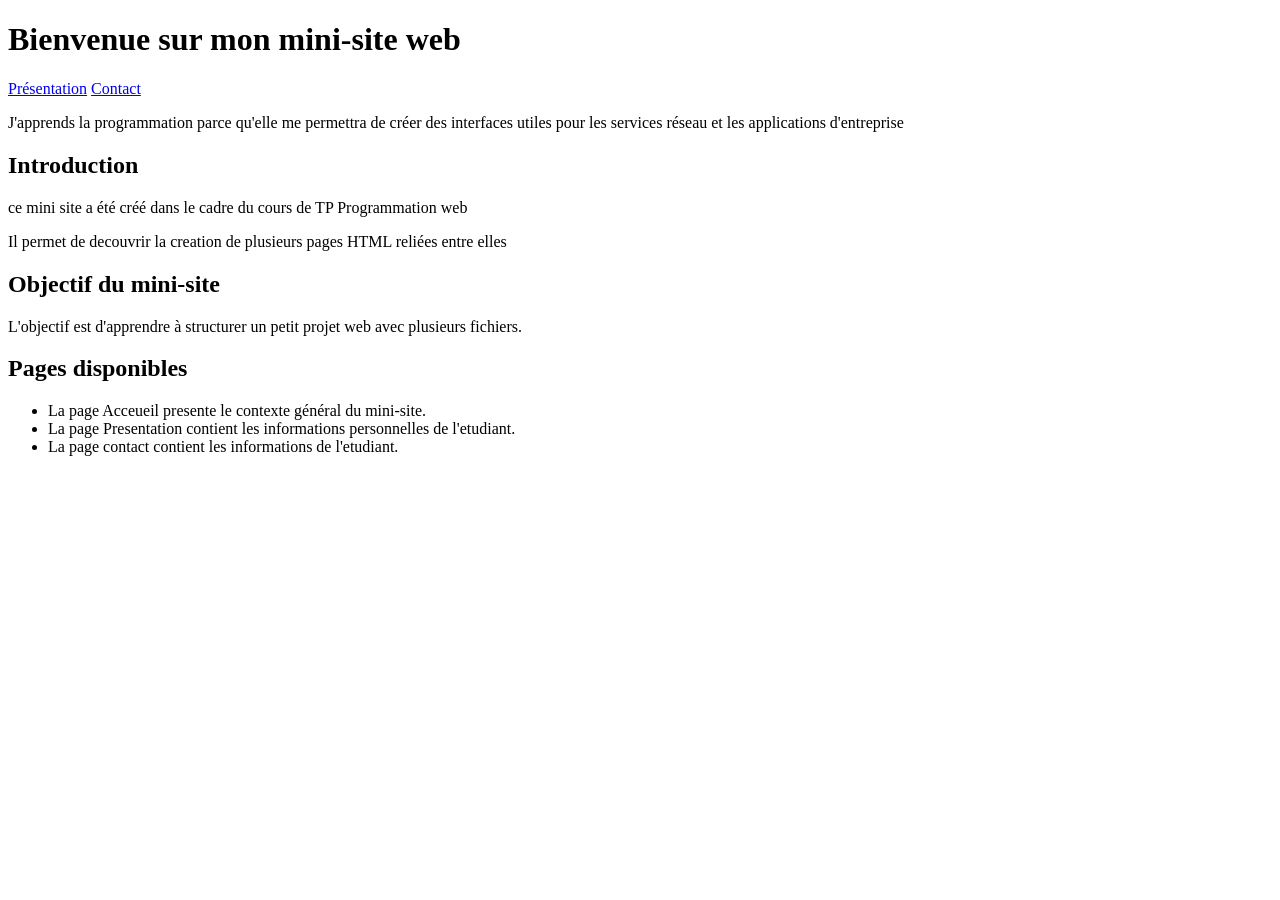
<file: index.html>
<!DOCTYPE html>
<html lang="fr">
    <head>
        <meta charset="UTF-8">
        <title>Accueil - Mon mini-site</title>
    </head>
    <body>
        <h1>Bienvenue sur mon mini-site web</h1>
        <nav>
            <a href="index.html">Présentation</a>
            <a href="presentation.html">Contact</a>
        </nav>
        <p>J'apprends la programmation parce qu'elle me permettra de créer des interfaces utiles pour les services réseau et les applications d'entreprise</p>   
        <h2>Introduction</h2>
        <p>ce mini site a été créé dans le cadre du cours de TP Programmation web</p>
        <p>Il permet de decouvrir la creation de plusieurs pages HTML reliées entre elles</p>
        <h2>Objectif du mini-site</h2>
        <p>L'objectif est d'apprendre à structurer un petit projet web avec plusieurs fichiers.</p>
        <h2>Pages disponibles</h2>
        <ul>
            <li>La page Acceueil presente le contexte général du mini-site.</li>
            <li>La page Presentation contient les informations personnelles de l'etudiant.</li>
            <li>La page contact contient les informations de l'etudiant.</li>
        </ul>
    </body>
        </nav>
</html>
</file>
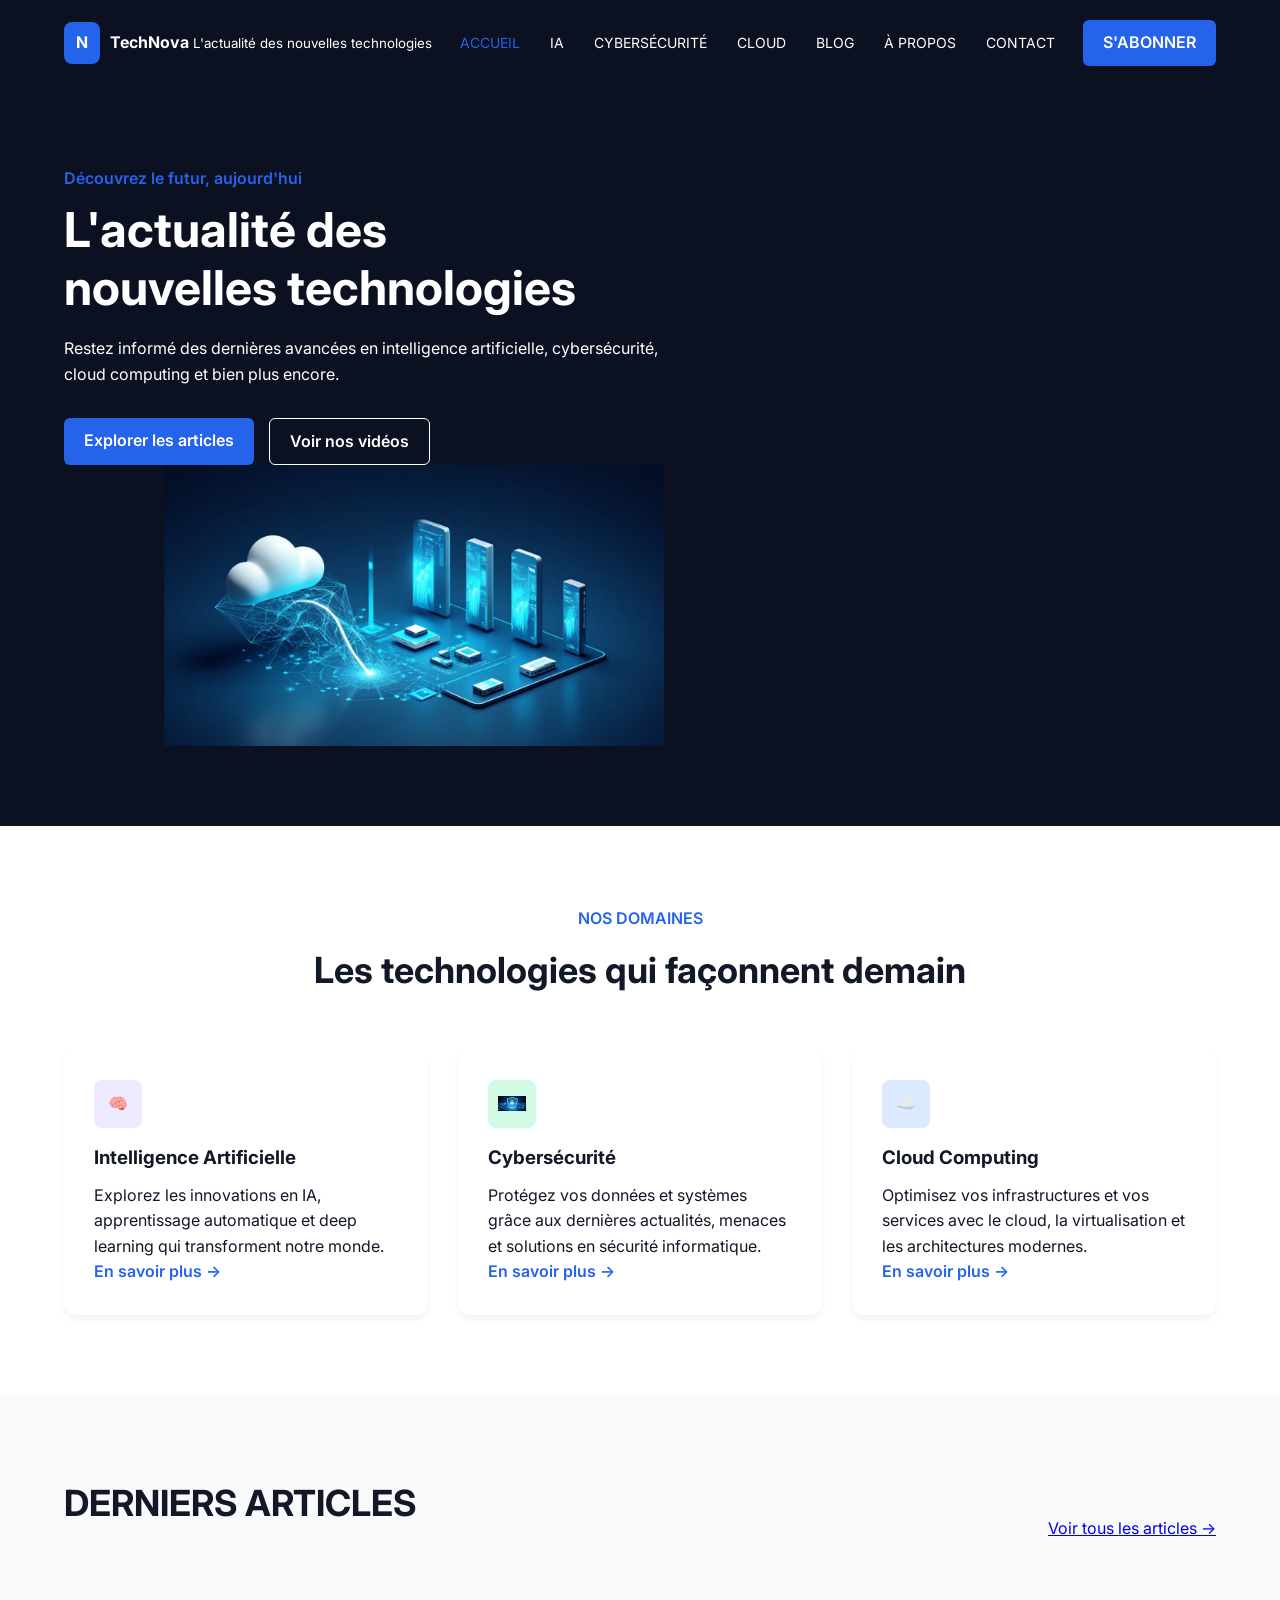
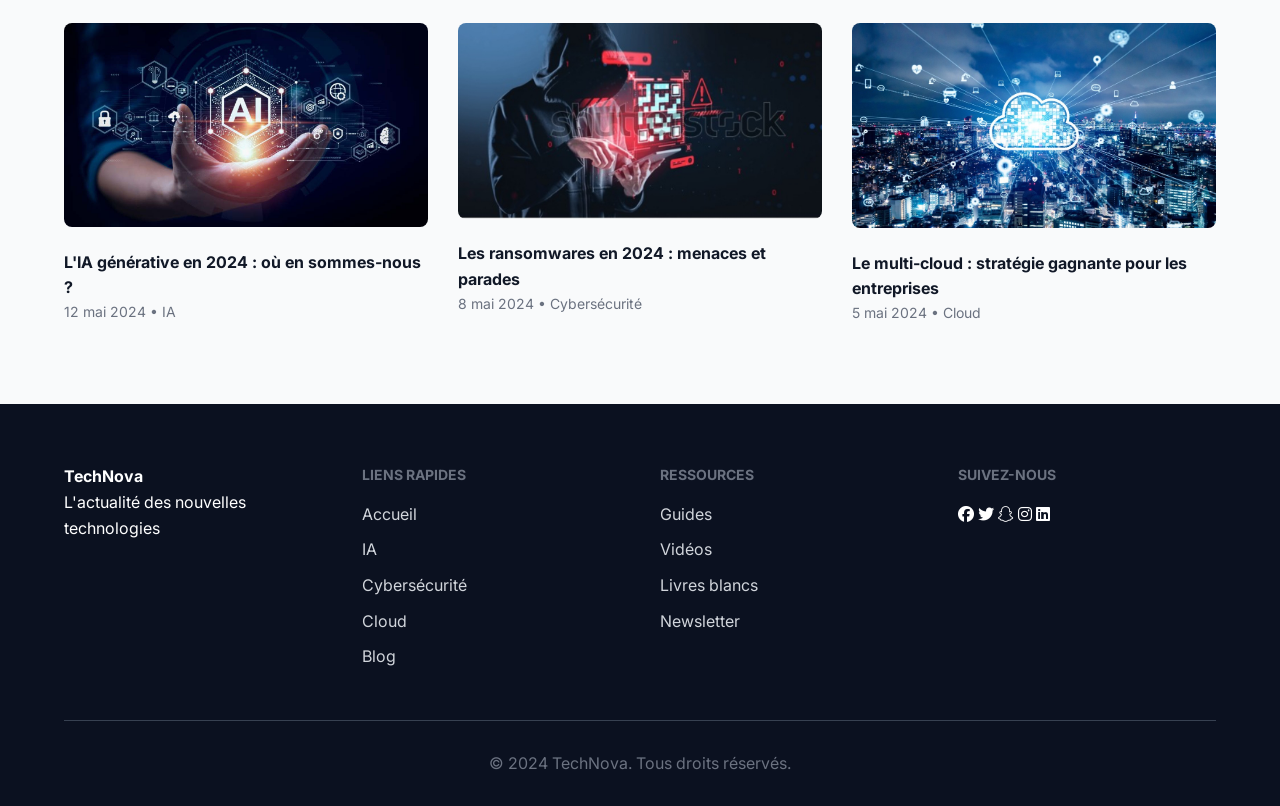
<file: NDZOMO_JOEL_DEVOIR_INTEGRATION/index.html>
<!DOCTYPE html>
<html lang="fr">
<head>
  <meta charset="UTF-8">
  <meta name="viewport" content="width=device-width, initial-scale=1.0">
  <title>TechNova - L'actualité des nouvelles technologies</title>
  <link rel="stylesheet" href="style.css">
  <link href="https://fonts.googleapis.com/css2?family=Inter:wght@400;600;700&display=swap" rel="stylesheet">
  <link rel="stylesheet" href="https://cdnjs.cloudflare.com/ajax/libs/font-awesome/6.5.1/css/all.min.css">
</head>
<body>

  <!-- HEADER + HERO -->
  <header class="hero">
    <nav class="navbar">
      <div class="logo">
        <span class="logo-icon">N</span>
        <div>
          <strong>TechNova</strong>
          <small>L'actualité des nouvelles technologies</small>
        </div>
      </div>
      <ul class="nav-links">
        <li><a href="#" class="active">ACCUEIL</a></li>
        <li><a href="#">IA</a></li>
        <li><a href="#">CYBERSÉCURITÉ</a></li>
        <li><a href="#">CLOUD</a></li>
        <li><a href="#">BLOG</a></li>
        <li><a href="#">À PROPOS</a></li>
        <li><a href="#">CONTACT</a></li>
      </ul>
      <a href="#" class="btn btn-primary">S'ABONNER</a>
      <button class="burger">☰</button>
    </nav>

    <div class="hero-content">
      <div class="hero-content">
        <main>
      <p class="subtitle">Découvrez le futur, aujourd'hui</p>
      <h1>L'actualité des<br>nouvelles technologies</h1>
      <p>Restez informé des dernières avancées en intelligence artificielle, cybersécurité, cloud computing et bien plus encore.</p>
      <div class="hero-btns">
        <a href="#" class="btn btn-primary">Explorer les articles</a>
        <a href="#" class="btn btn-outline">Voir nos vidéos</a>
      </div>
        </main>
        <aside>
      <div class="hero-image">
        <img src="Dossier images/gt.jpg">
      </div>
        </aside>
      </div>
    </div>
  </header>

  <!-- NOS DOMAINES -->
  <section class="domains">
    <p class="section-label">NOS DOMAINES</p>
    <h2>Les technologies qui façonnent demain</h2>
    <div class="cards">
      <div class="card">
        <div class="icon bg-purple">🧠</div>
        <h3>Intelligence Artificielle</h3>
        <p>Explorez les innovations en IA, apprentissage automatique et deep learning qui transforment notre monde.</p>
        <a href="#">En savoir plus →</a>
      </div>
      <div class="card">
        <div class="icon bg-green">
          <img src="Dossier images/photo.jpg" alt="IA">
        </div>
        <h3>Cybersécurité</h3>
        <p>Protégez vos données et systèmes grâce aux dernières actualités, menaces et solutions en sécurité informatique.</p>
        <a href="#">En savoir plus →</a>
      </div>
      <div class="card">
        <div class="icon bg-blue">☁️</div>
        <h3>Cloud Computing</h3>
        <p>Optimisez vos infrastructures et vos services avec le cloud, la virtualisation et les architectures modernes.</p>
        <a href="#">En savoir plus →</a>
      </div>
    </div>
  </section>

  <!-- DERNIERS ARTICLES -->
  <section class="articles">
    <div class="section-header">
      <h2>DERNIERS ARTICLES</h2>
      <a href="#">Voir tous les articles →</a>
    </div>
    <div class="article-grid">
      <div class="article">
        <img src="Dossier images/ia.jpg" alt="">
        <h4>L'IA générative en 2024 : où en sommes-nous ?</h4>
        <p class="meta">12 mai 2024 • IA</p>
      </div>
      <div class="article">
        <img src="Dossier images/malwar.jpg" alt="">
        <h4>Les ransomwares en 2024 : menaces et parades</h4>
        <p class="meta">8 mai 2024 • Cybersécurité</p>
      </div>
      <div class="article">
        <img src="Dossier images/cloud.jpg" alt="">
        <h4>Le multi-cloud : stratégie gagnante pour les entreprises</h4>
        <p class="meta">5 mai 2024 • Cloud</p>
      </div>
    </div>
  </section>

  <!-- FOOTER -->
  <footer>
    <div class="footer-grid">
      <div>
        <div class="logo"><strong>TechNova</strong></div>
        <p>L'actualité des nouvelles technologies</p>
      </div>
      <div>
        <h5>LIENS RAPIDES</h5>
        <ul>
          <li><a href="#">Accueil</a></li>
          <li><a href="#">IA</a></li>
          <li><a href="#">Cybersécurité</a></li>
          <li><a href="#">Cloud</a></li>
          <li><a href="#">Blog</a></li>
        </ul>
      </div>
      <div>
        <h5>RESSOURCES</h5>
        <ul>
          <li><a href="#">Guides</a></li>
          <li><a href="#">Vidéos</a></li>
          <li><a href="#">Livres blancs</a></li>
          <li><a href="#">Newsletter</a></li>
        </ul>
      </div>
      <div>
        <h5>SUIVEZ-NOUS</h5>
        <div class="socials">
          <i class="fab fa-facebook"></i>
<i class="fab fa-twitter"></i>
<i class="fab fa-snapchat"></i>
<i class="fab fa-instagram"></i>
<i class="fab fa-linkedin"></i>
        </div>
      </div>
    </div>
    <p class="copyright">© 2024 TechNova. Tous droits réservés.</p>
  </footer>
<script>
const burger = document.querySelector('.burger');
const navLinks = document.querySelector('.nav-links');

burger.addEventListener('click', () => {
  navLinks.classList.toggle('show');
});
</script>

<style>
@media (max-width: 768px) {
  .nav-links {
    display: none;
    flex-direction: column;
    position: absolute;
    top: 70px;
    left: 0;
    width: 100%;
    background: #0B1120;
    padding: 20px;
    gap: 15px;
  }
  .nav-links.show {
    display: flex;
  }
}
</style>
</body>
</html>
</file>
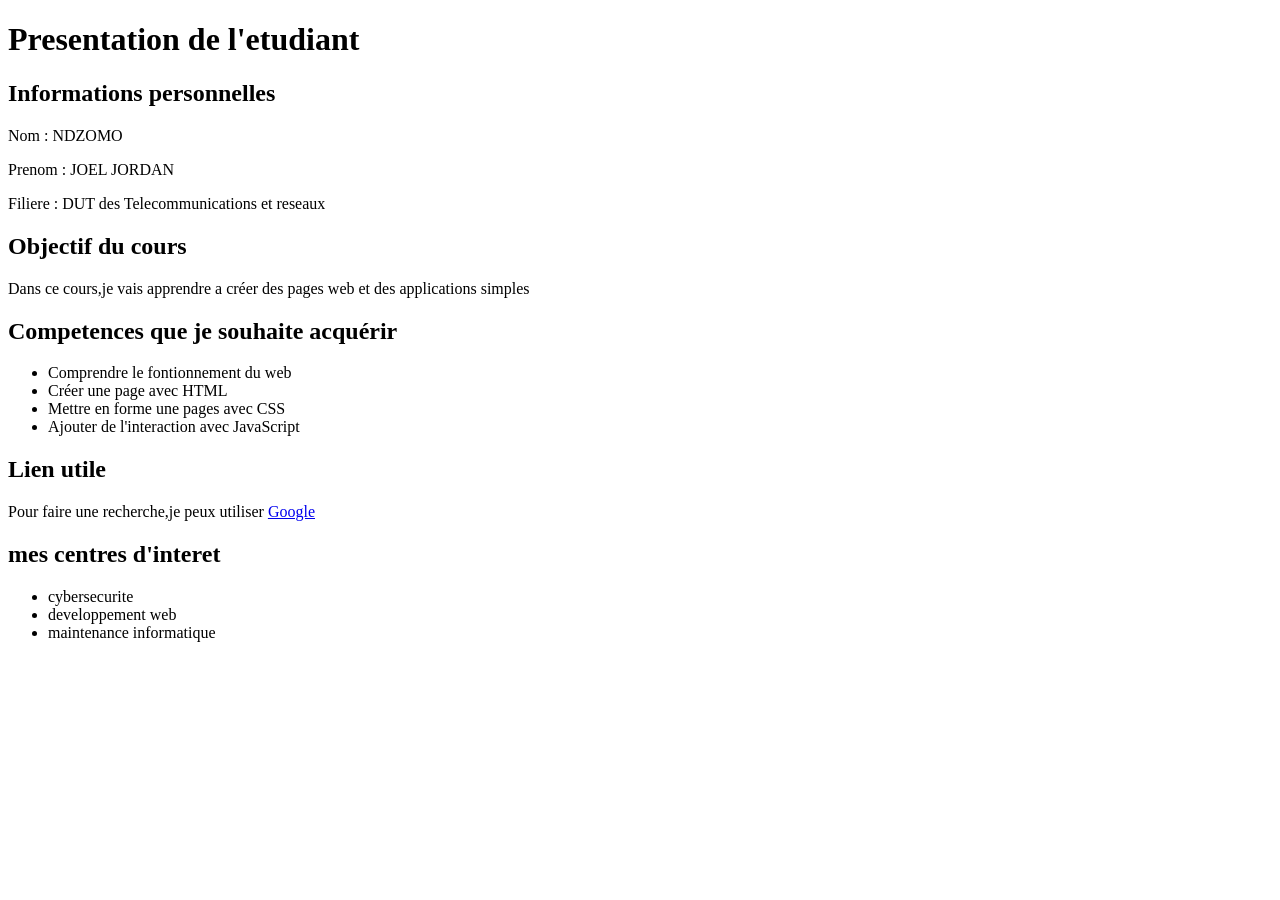
<file: TP1_Decouverte_Web/index.html>
<!DOCTYPE html>
<html lang="fr">
    <head>
    <meta charset="UTF-8">
    <title>Ma premiere page Web</title>
</head>
<boby>
    <h1>Presentation de l'etudiant</h1>
    <h2>Informations personnelles</h2>
    <p>Nom : NDZOMO</p>
    <P>Prenom : JOEL JORDAN</P>
    <P>Filiere : DUT des Telecommunications et reseaux</P>
    <h2>Objectif du cours</h2>
    <P>Dans ce cours,je vais apprendre a créer des pages web et des applications simples</P>
    <h2>Competences que je souhaite acquérir</h2>
    <ul>
        <li>Comprendre le fontionnement du web</li>
        <li>Créer une page avec HTML</li>
        <li>Mettre en forme une pages avec CSS</li>
        <li>Ajouter de l'interaction avec JavaScript</li>
    
    </ul>
    <h2>Lien utile</h2>
    <p>
        Pour faire une recherche,je peux utiliser
        <a href="https://www.google.com">Google</a>
    </p>
   <H2>mes centres d'interet</H2> 
   <ul>
    <li>cybersecurite</li>
    <li>developpement web</li>
    <li>maintenance informatique</li>
   </ul>
</boby>
</html>
</file>
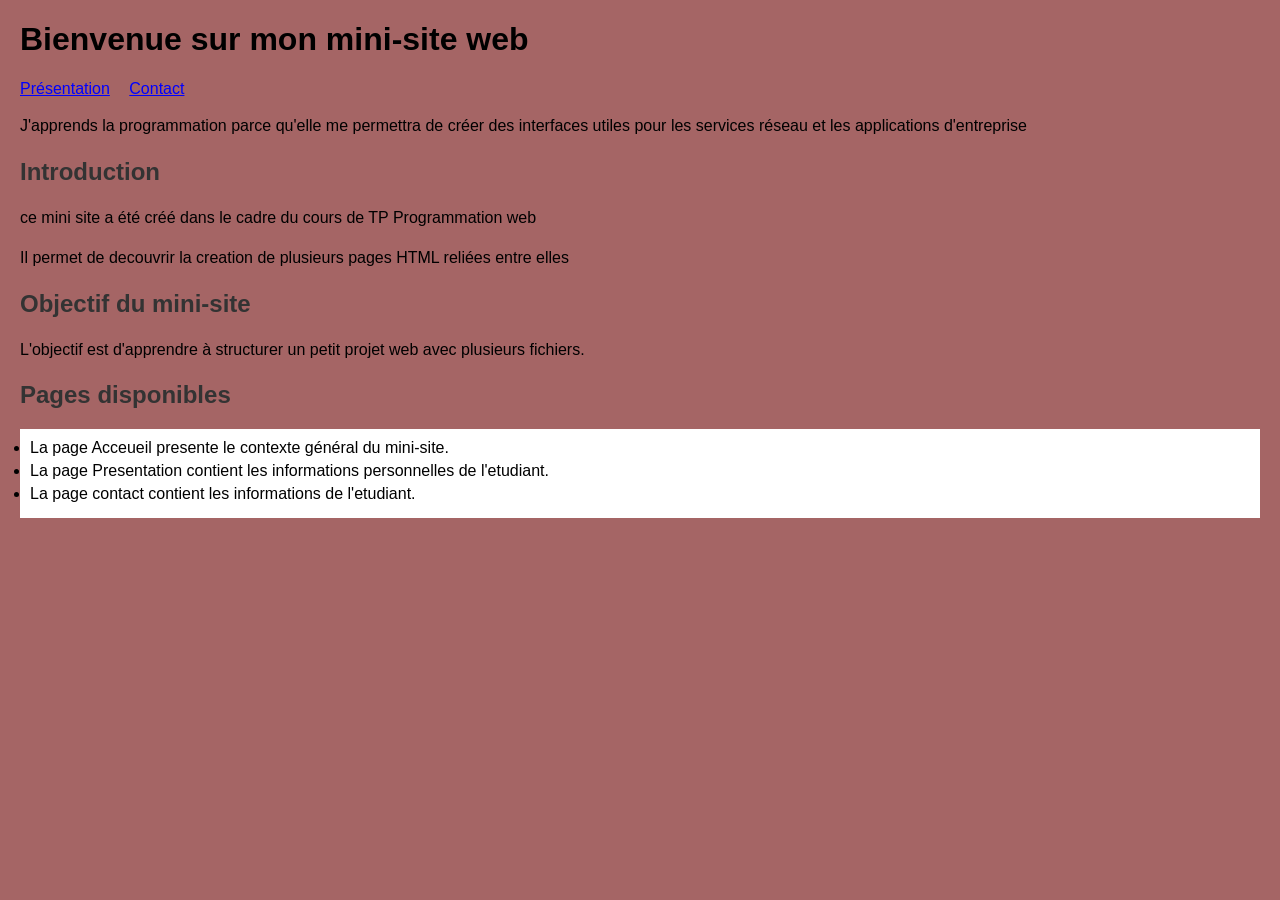
<file: TP4_CSS/index.html>
<!DOCTYPE html>
<html lang="fr">
    <head>
        <meta charset="UTF-8">
        <title>Accueil - Mon mini-site</title>
        <link rel="stylesheet" href="style.css">
    </head>
    <body>
        <h1>Bienvenue sur mon mini-site web</h1>
        <nav>
            <a href="index.html">Présentation</a>
            <a href="presentation.html">Contact</a>
        </nav>
        <p>J'apprends la programmation parce qu'elle me permettra de créer des interfaces utiles pour les services réseau et les applications d'entreprise</p>   
        <h2>Introduction</h2>
        <p>ce mini site a été créé dans le cadre du cours de TP Programmation web</p>
        <p>Il permet de decouvrir la creation de plusieurs pages HTML reliées entre elles</p>
        <h2>Objectif du mini-site</h2>
        <p>L'objectif est d'apprendre à structurer un petit projet web avec plusieurs fichiers.</p>
        <h2>Pages disponibles</h2>
        <ul>
            <li>La page Acceueil presente le contexte général du mini-site.</li>
            <li>La page Presentation contient les informations personnelles de l'etudiant.</li>
            <li>La page contact contient les informations de l'etudiant.</li>
        </ul>
    </body>
        </nav>
</html>
</file>
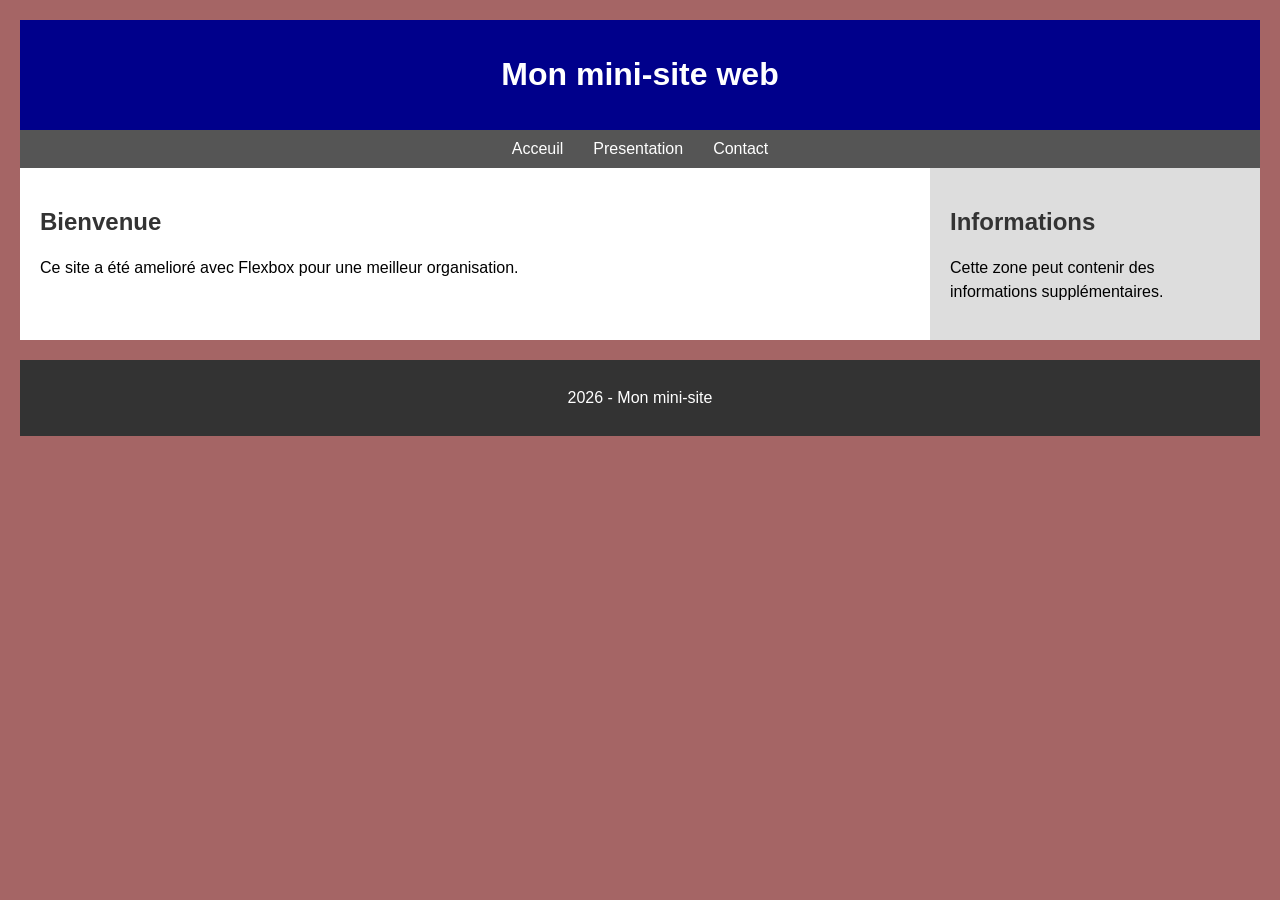
<file: TP5_Flexbox/index.html>
<!DOCTYPE html>
<html lang="fr">
    <head>
        <meta charset="UTF-8">
        <title>Accueil - Mon mini-site</title>
        <link rel="stylesheet" href="style.css">
    </head>
    <body>
        <header>
         <h1>Mon mini-site web</h1>
        </header>
        <nav>
            <a href="index.html">Acceuil</a>
            <a href="presentation.html">Presentation</a>
            <a href="contact.html">Contact</a>
        </nav>
        <div class="container">
            <main>
                <h2>Bienvenue</h2>
                <p>Ce site a été amelioré avec Flexbox pour une meilleur organisation.</p>
            </main>
            <aside>
                <h2>Informations</h2>
                <p>Cette zone peut contenir des informations supplémentaires.</p>
            </aside>
        </div>
        <footer>
            <p>  2026 - Mon mini-site</p>
        </footer>
    </body>
</html>
</file>
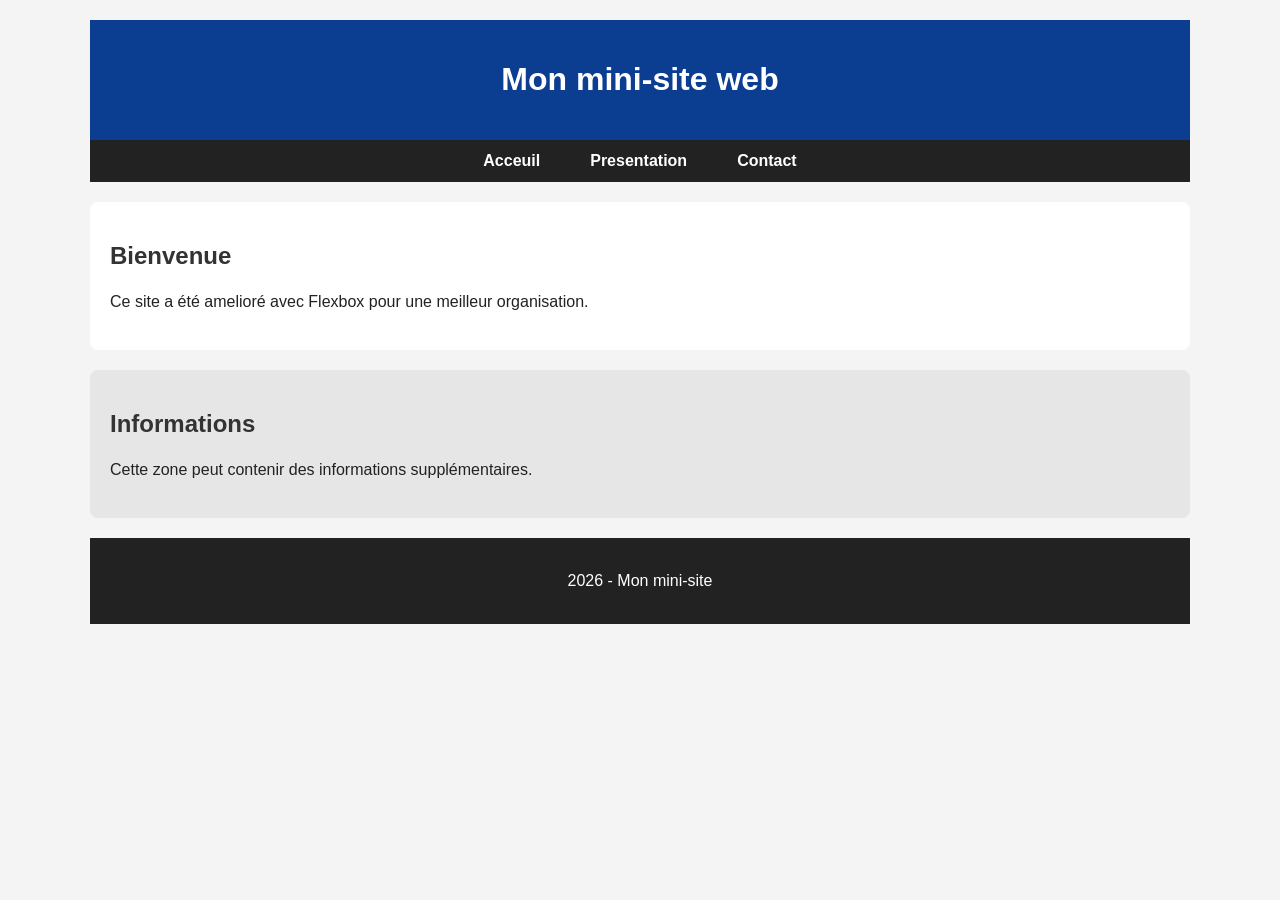
<file: TP6-RESPONSIVE-DESIGN/index.html>
<!DOCTYPE html>
<html lang="fr">
    <head>
        <meta charset="UTF-8">
        <meta name="viewport" content="Width=device-width,initial-scale=1.0">
        <title>Accueil - Mon mini-site</title>
        <link rel="stylesheet" href="style.css">
    </head>
    <body>
        <div class="page">
        <header>
         <h1>Mon mini-site web</h1>
        </header>
        <nav>
            <a href="index.html">Acceuil</a>
            <a href="presentation.html">Presentation</a>
            <a href="contact.html">Contact</a>
        </nav>
        <div class="container">
            <main>
                <h2>Bienvenue</h2>
                <p>Ce site a été amelioré avec Flexbox pour une meilleur organisation.</p>
            </main>
            <aside>
                <h2>Informations</h2>
                <p>Cette zone peut contenir des informations supplémentaires.</p>
            </aside>
        </div>
        <footer>
            <p>  2026 - Mon mini-site</p>
        </footer>
        </div>
    </body>
</html>
</file>
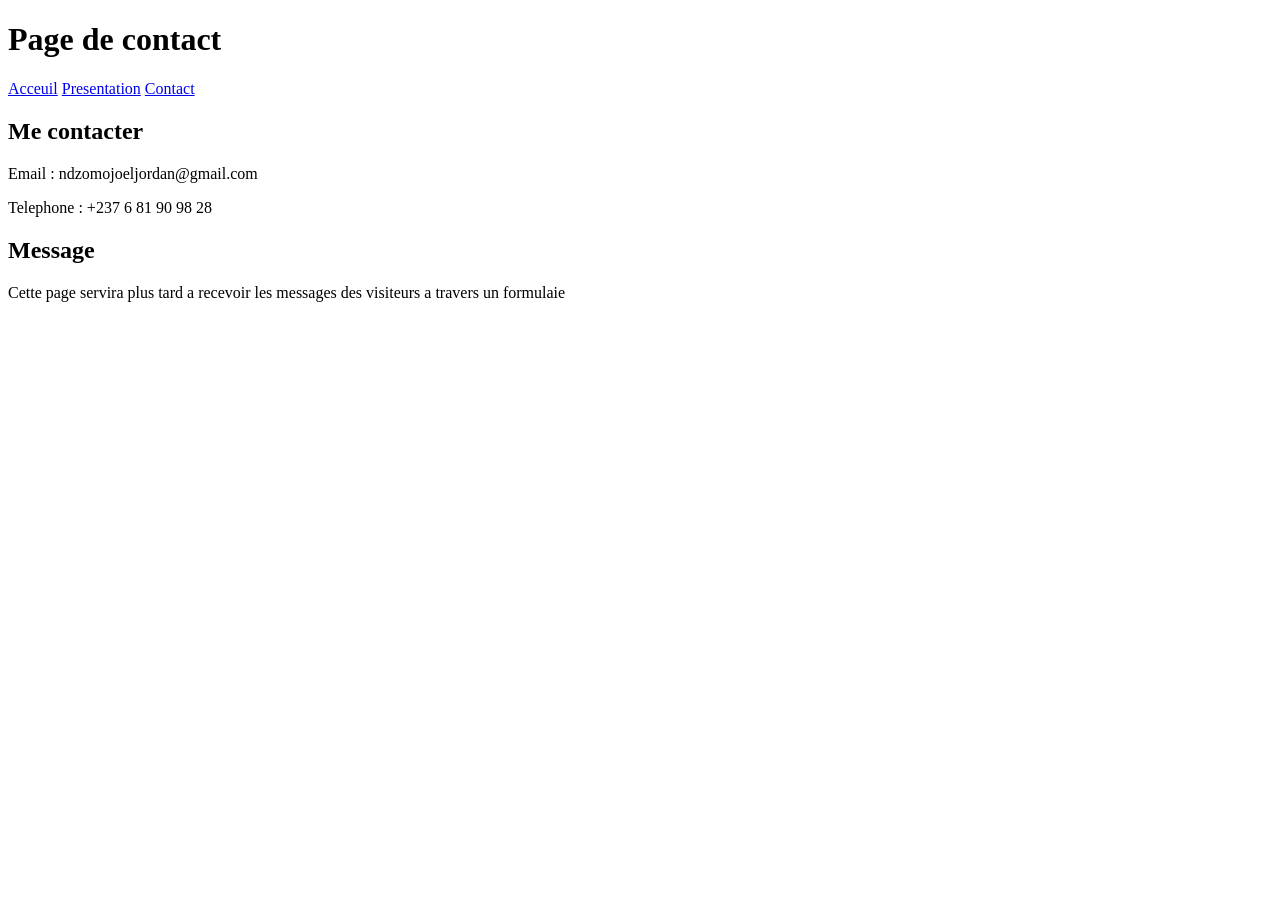
<file: contact.html>
<!DOCTYPE html>
<html lang="fr">
    <head>
        <meta charset="UTF-8">
        <title>Contact - Mon mini-site</title>
    </head>
    <body>
        <h1>Page de contact</h1>
        <nav>
            <a href="index.html">Acceuil</a>
            <a href="presentation.html">Presentation</a>
            <a href="contact.html">Contact</a>
        </nav>
        <h2>Me contacter</h2>
        <p>Email : ndzomojoeljordan@gmail.com</p>
        <p>Telephone : +237 6 81 90  98 28</p>
        <h2>Message</h2>
        <p>Cette page servira plus tard a recevoir les messages des visiteurs a travers un formulaie</p>
    </body>
</html>
</file>
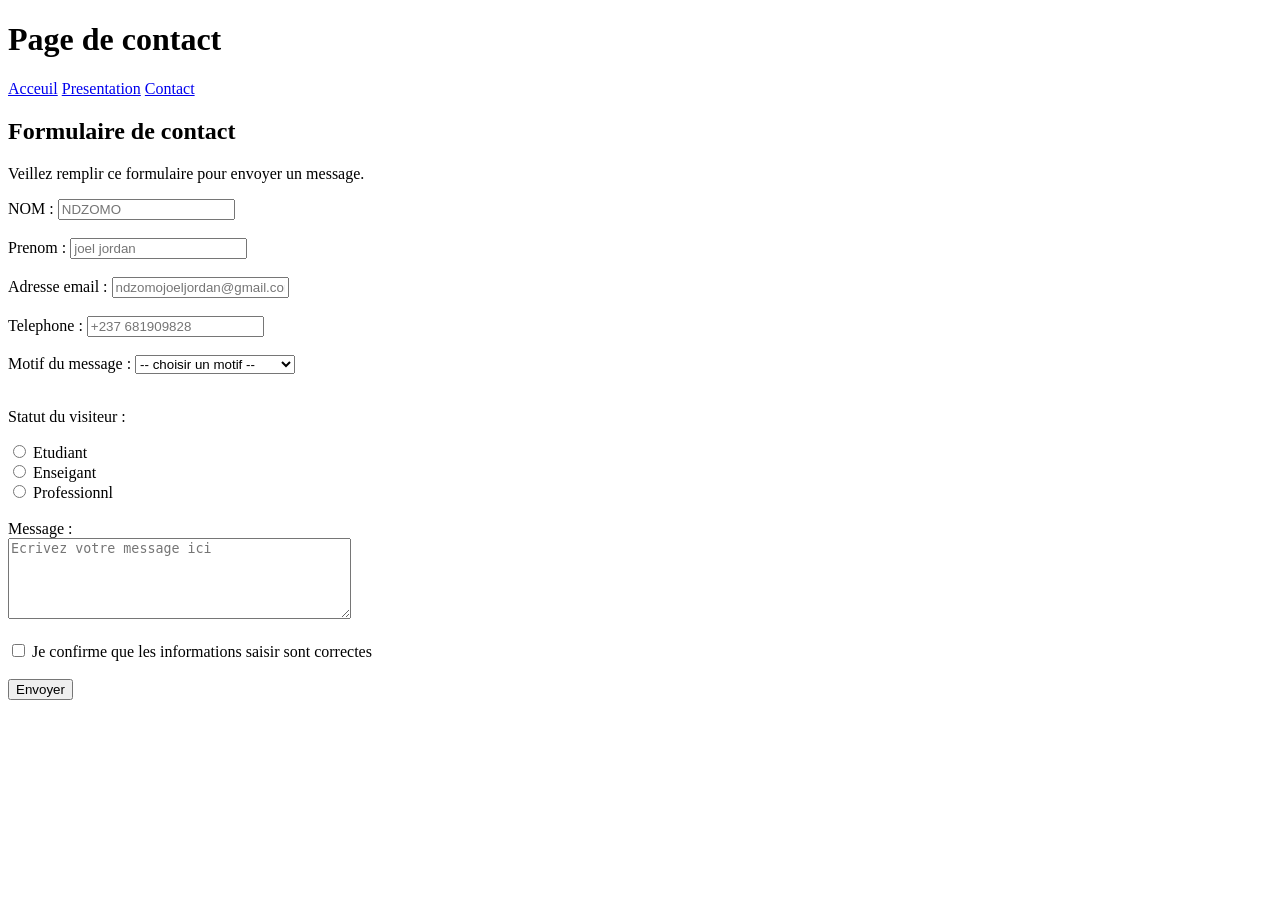
<file: TP3_Formulailre_HTML/contact.html>
<!DOCTYPE html>
<html lang="fr">
    <head>
        <meta charset="UTF-8">
        <title>Contact - Mon mini-site</title>
    </head>
    <body>
        <h1>Page de contact</h1>
        <nav>
            <a href="index.html">Acceuil</a>
            <a href="presentation.html">Presentation</a>
            <a href="contact.html">Contact</a>
        </nav>
        <h2> Formulaire de contact</h2>
        <p>Veillez remplir ce formulaire pour envoyer un message.</p>
        <form>
           <label for="nom">NOM :</label>
           <input type="text" id="nom" name="nom" placeholder="NDZOMO" required>
           <br>
           <br>
           <label for="prenom">Prenom :</label>
           <input type="text" id="prenom" name="prenom" placeholder="joel jordan" required>
           <br>
           <br>
           <label for="email">Adresse email :</label>
           <input type="email" id="email" name="email" placeholder="ndzomojoeljordan@gmail.com" required>
           <br>
           <br>
           <label for="telephone">Telephone :</label>
           <input type="tel" id="telephone" name="telephone" placeholder="+237 681909828">
           <br>
           <br>
           <label forr="motif">Motif du message :</label>
           <select id="motif" name="motif" required>
            <option value="">-- choisir un motif --</option>
            <option value="information">Demande d'information</option>
            <option value="stage">Demande de stage</option>
            <option value="projet">Proposition de projet</option>
            <option value="autre">Autre demande</option>
           </select>
           <br>
           <br>
           <p>Statut du visiteur :</p>
           <input type="radio" id="etudiant" name="statut" value="etudiant" required>
           <label for="etudiant">Etudiant</label>
           <br>
           <input type="radio" id="enseignant" name="statut" value="enseignant">
           <label for="enseignant">Enseigant</label>
           <br>
           <input type="radio" id="professionnel" name="statut" value="professionnel">
           <label for="professionnl">Professionnl</label>
           <br>
           <br>
           <label for="message">Message :</label>
           <br>
           <textarea id="message" name="message" rows="5" cols="40" placeholder="Ecrivez votre message ici" required></textarea>
           <br>
           <br>
           <input type="checkbox" id="confirmation" name="confirmation" required>
           <label for="confirmation">Je confirme que les informations saisir sont correctes</label>
           <br>
           <br>
           <button type="submit">Envoyer</button>
        </form>
</html>
</file>
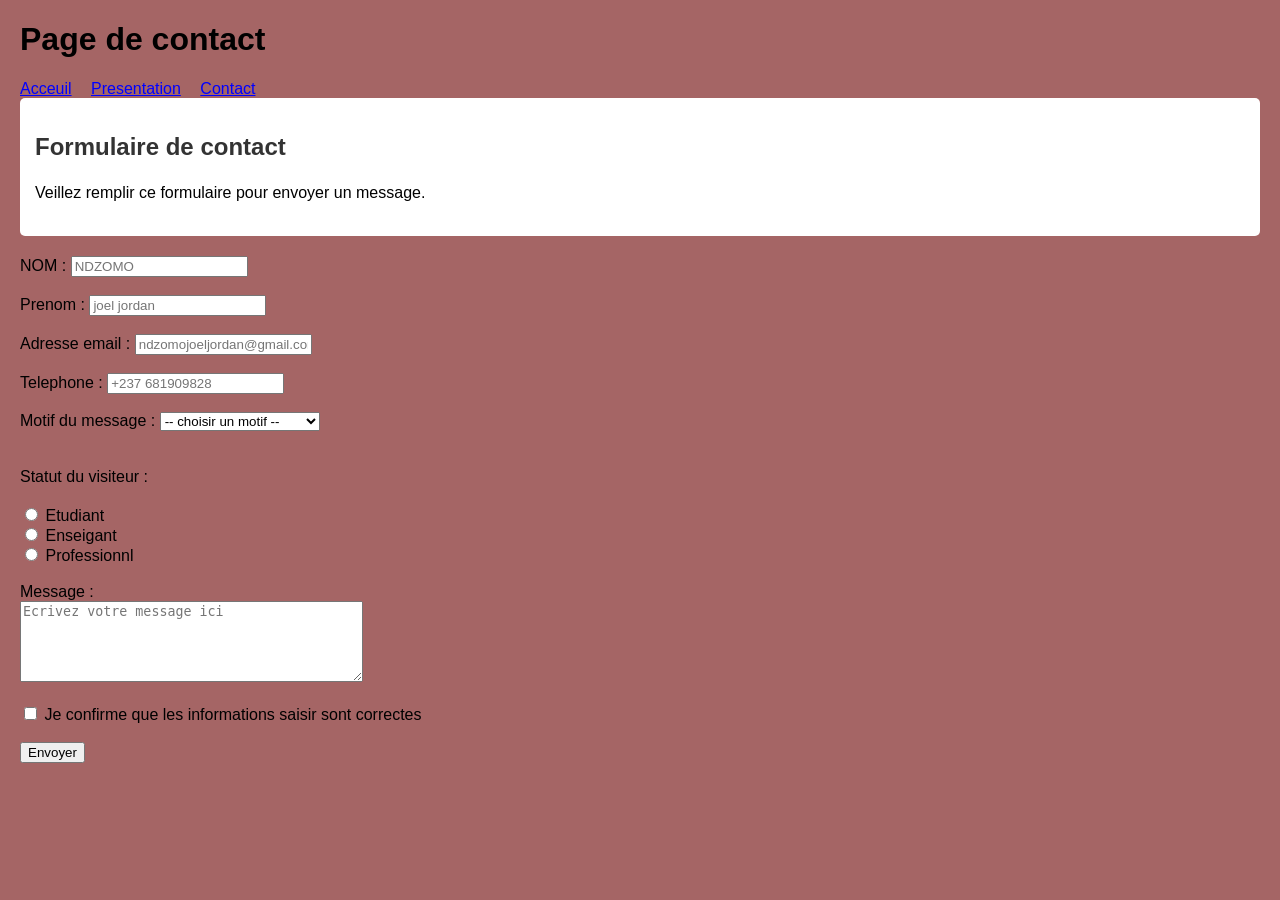
<file: TP4_CSS/contact.html>
<!DOCTYPE html>
<html lang="fr">
    <head>
        <meta charset="UTF-8">
        <title>Contact - Mon mini-site</title>
        <link rel="stylesheet" href="style.css">
    </head>
    <body>
        <h1>Page de contact</h1>
        <nav>
            <a href="index.html">Acceuil</a>
            <a href="presentation.html">Presentation</a>
            <a href="contact.html">Contact</a>
        </nav>
        <div class="section">
        <h2> Formulaire de contact</h2>
        <p>Veillez remplir ce formulaire pour envoyer un message.</p>
        </div>
        <form>
           <label for="nom">NOM :</label>
           <input type="text" id="nom" name="nom" placeholder="NDZOMO" required>
           <br>
           <br>
           <label for="prenom">Prenom :</label>
           <input type="text" id="prenom" name="prenom" placeholder="joel jordan" required>
           <br>
           <br>
           <label for="email">Adresse email :</label>
           <input type="email" id="email" name="email" placeholder="ndzomojoeljordan@gmail.com" required>
           <br>
           <br>
           <label for="telephone">Telephone :</label>
           <input type="tel" id="telephone" name="telephone" placeholder="+237 681909828">
           <br>
           <br>
           <label forr="motif">Motif du message :</label>
           <select id="motif" name="motif" required>
            <option value="">-- choisir un motif --</option>
            <option value="information">Demande d'information</option>
            <option value="stage">Demande de stage</option>
            <option value="projet">Proposition de projet</option>
            <option value="autre">Autre demande</option>
           </select>
           <br>
           <br>
           <p>Statut du visiteur :</p>
           <input type="radio" id="etudiant" name="statut" value="etudiant" required>
           <label for="etudiant">Etudiant</label>
           <br>
           <input type="radio" id="enseignant" name="statut" value="enseignant">
           <label for="enseignant">Enseigant</label>
           <br>
           <input type="radio" id="professionnel" name="statut" value="professionnel">
           <label for="professionnl">Professionnl</label>
           <br>
           <br>
           <label for="message">Message :</label>
           <br>
           <textarea id="message" name="message" rows="5" cols="40" placeholder="Ecrivez votre message ici" required></textarea>
           <br>
           <br>
           <input type="checkbox" id="confirmation" name="confirmation" required>
           <label for="confirmation">Je confirme que les informations saisir sont correctes</label>
           <br>
           <br>
           <button type="submit">Envoyer</button>
        </form>
</html>
</file>
<file: NDZOMO_JOEL_DEVOIR_INTEGRATION/style.css>
:root {
  --blue: #2563EB;
  --dark: #0B1120;
  --gray-bg: #F9FAFB;
  --text-dark: #111827;
  --text-gray: #6B7280;
}

* {
  margin: 0;
  padding: 0;
  box-sizing: border-box;
}

body {
  font-family: 'Inter', sans-serif;
  color: var(--text-dark);
  line-height: 1.6;
}

/* HERO */
.hero {
  background: var(--dark);
  color: white;
  padding: 20px 5% 80px;
  display: flex;
  align-items: center;
  justify-content: space-between;
  gap: 40px;
  flex-wrap: wrap;
}

.navbar {
  display: flex;
  justify-content: space-between;
  align-items: center;
  margin-bottom: 60px;
  width: 100%;
}

.logo {
  display: flex;
  align-items: center;
  gap: 10px;
}

.logo-icon {
  background: var(--blue);
  padding: 8px 12px;
  border-radius: 8px;
  font-weight: 700;
}

.nav-links {
  display: flex;
  gap: 30px;
  list-style: none;
}

.nav-links a {
  color: white;
  text-decoration: none;
  font-size: 14px;
  transition: 0.3s;
}

.nav-links a:hover,
.nav-links a.active {
  color: var(--blue);
}

.burger {
  display: none;
  background: none;
  border: none;
  color: white;
  font-size: 24px;
  cursor: pointer;
}

.btn {
  padding: 10px 20px;
  border-radius: 6px;
  text-decoration: none;
  font-weight: 600;
  display: inline-block;
  transition: 0.3s;
}

.btn-primary {
  background: var(--blue);
  color: white;
}

.btn-primary:hover {
  background: #1d4ed8;
}

.btn-outline {
  border: 1px solid white;
  color: white;
  background: transparent;
}

.btn-outline:hover {
  background: white;
  color: var(--dark);
}

.hero-content {
  max-width: 600px;
  flex: 1;
}

.subtitle {
  color: var(--blue);
  font-weight: 600;
  margin-bottom: 10px;
}

.hero-content h1 {
  font-size: 48px;
  line-height: 1.2;
  margin-bottom: 20px;
}

.hero-btns {
  margin-top: 30px;
  display: flex;
  gap: 15px;
}

.hero-image {
  flex: 1;
  display: flex;
  justify-content: flex-end;
}

.hero-image img {
  max-width: 500px;
  width: 100%;
  height: auto;
}

/* SECTIONS */
section {
  padding: 80px 5%;
}

.section-label {
  color: var(--blue);
  text-align: center;
  font-weight: 600;
  margin-bottom: 10px;
}

section h2 {
  text-align: center;
  font-size: 36px;
  margin-bottom: 50px;
}

.cards {
  display: grid;
  grid-template-columns: repeat(3, 1fr);
  gap: 30px;
}

.card {
  background: white;
  padding: 30px;
  border-radius: 12px;
  box-shadow: 0 4px 6px rgba(0,0,0,0.05);
  transition: 0.3s;
}

.card:hover {
  transform: translateY(-5px);
  box-shadow: 0 8px 15px rgba(0,0,0,0.1);
}

.icon {
  width: 48px;
  height: 48px;
  border-radius: 8px;
  display: flex;
  align-items: center;
  justify-content: center;
  margin-bottom: 15px;
}

.icon img {
  width: 28px;
  height: 28px;
  object-fit: contain;
}

.bg-purple { background: #EDE9FE; }
.bg-green { background: #D1FAE5; }
.bg-blue { background: #DBEAFE; }

.card h3 {
  margin-bottom: 10px;
}

.card a {
  color: var(--blue);
  text-decoration: none;
  font-weight: 600;
}

/* ARTICLES */
.articles {
  background: var(--gray-bg);
}

.section-header {
  display: flex;
  justify-content: space-between;
  align-items: center;
  margin-bottom: 40px;
}

.article-grid {
  display: grid;
  grid-template-columns: repeat(3, 1fr);
  gap: 30px;
}

.article img {
  width: 100%;
  border-radius: 8px;
  margin-bottom: 15px;
  object-fit: cover;
}

.meta {
  color: var(--text-gray);
  font-size: 14px;
}

/* FOOTER */
footer {
  background: var(--dark);
  color: white;
  padding: 60px 5% 30px;
}

.footer-grid {
  display: grid;
  grid-template-columns: repeat(4, 1fr);
  gap: 40px;
  margin-bottom: 40px;
}

footer h5 {
  margin-bottom: 15px;
  font-size: 14px;
  color: var(--text-gray);
}

footer ul {
  list-style: none;
}

footer ul li {
  margin-bottom: 10px;
}

footer a {
  color: #D1D5DB;
  text-decoration: none;
  transition: 0.3s;
}

footer a:hover {
  color: white;
}

.copyright {
  text-align: center;
  color: var(--text-gray);
  border-top: 1px solid #374151;
  padding-top: 30px;
}

/* RESPONSIVE */
@media (max-width: 1024px) {
  .cards, .article-grid {
    grid-template-columns: repeat(2, 1fr);
  }
}

@media (max-width: 768px) {
  .nav-links, .btn-primary {
    display: none;
  }
  
  .burger {
    display: block;
  }

  .hero {
    flex-direction: column;
    text-align: center;
    padding-bottom: 60px;
  }

  .hero-content h1 {
    font-size: 32px;
  }
  
  .hero-btns {
    flex-direction: column;
    align-items: center;
  }

  .cards, .article-grid, .footer-grid {
    grid-template-columns: 1fr;
  }

  section h2 {
    font-size: 28px;
  }

  .section-header {
    flex-direction: column;
    gap: 15px;
    text-align: center;
  }
}
</file>
<file: TP4_CSS/style.css>
body{
    background-color: #a56565;
    font-family: Arial, sans-serif;
    margin: 20px;
}
h2{
    color: darkblue;
    text-align:  centre;
}
h2{
    color: #333;
}
p{
    font-size: 16px;
    line-height: 1.5;
}
a{
    text-decoration: nome;
    color: blue;
    margin-right: 15px;
}
a:hover{
    color: red;
}
ul{
    background-color: white;
    padding: 10px;
}
li{
    margin-bottom: 5px;
}
imag{
    border-radius: 10px;
    margin-top: 10px;
}
.section{
    background-color: white;
    padding: 15px;
    margin-bottom: 20px;
    border-radius: 5px;
}
.highlight{
    color: green;
    font-weight: bold;
}
</file>
<file: TP5_Flexbox/style.css>
body{
    background-color: #a56565;
    font-family: Arial, sans-serif;
    margin: 20px;
}
h2{
    color: darkblue;
    text-align:  centre;
}
h2{
    color: #333;
}
p{
    font-size: 16px;
    line-height: 1.5;
}
a{
    text-decoration: nome;
    color: blue;
    margin-right: 15px;
}
a:hover{
    color: red;
}
ul{
    background-color: white;
    padding: 10px;
}
li{
    margin-bottom: 5px;
}
imag{
    border-radius: 10px;
    margin-top: 10px;
}
.section{
    background-color: white;
    padding: 15px;
    margin-bottom: 20px;
    border-radius: 5px;
}
.highlight{
    color: green;
    font-weight: bold;
}
.container{
    display: flex;
}
main{
    flex: 3;
    padding: 20px;
    background-color: white;
}
aside{
    flex: 1;
    padding: 20px;
    background-color: #ddd;
}
header{
    background-color: darkblue;
    color: white;
    padding: 15px;
    text-align: center;
}
footer{
    background-color: #333;
    color: white;
    text-align: center;
    padding: 10px;
    margin-top: 20px;
}
nav{
    display: flex;
    justify-content: center;
    background-color: #555;
    padding: 10px;
}
nav a {
    color: white;
    margin: 0 15px;
    text-decoration: none;
}
nav a:hover {
    color: yellow;
}
.container{
    display: flex;
    flex-direction: row;
}
</file>
<file: TP6-RESPONSIVE-DESIGN/style.css>
*{
    box-sizing: border-box;
}
body{
    margin: 0;
    background-color: #f4f4f4;
    font-family: Arial, sans-serif;
    margin: 20px;
    color: #222;
    .page{
        width: 90%;
        max-width: 1100px;
        margin: 0 auto;
    }
}
h2{
    color: darkblue;
    text-align:  centre;
}
h2{
    color: #333;
}
p{
    font-size: 16px;
    line-height: 1.5;
}
a{
    text-decoration: nome;
    color: blue;
    margin-right: 15px;
}
a:hover{
    color: red;
}
ul{
    background-color: white;
    padding: 10px;
}
li{
    margin-bottom: 5px;
}
imag{
    border-radius: 10px;
    margin-top: 10px;
}
.section{
    background-color: white;
    padding: 15px;
    margin-bottom: 20px;
    border-radius: 5px;
}
.highlight{
    color: green;
    font-weight: bold;
}
.container{
    display: flex;
}
main{
    flex: 3;
    padding: 20px;
    background-color: white;
}
aside{
    flex: 1;
    padding: 20px;
    background-color: #ddd;
}
header{
    background-color: darkblue;
    color: white;
    padding: 15px;
    text-align: center;
}
footer{
    background-color: #333;
    color: white;
    text-align: center;
    padding: 10px;
    margin-top: 20px;
}
nav{
    display: flex;
    justify-content: center;
    background-color: #555;
    padding: 10px;
}
nav a {
    color: white;
    margin: 0 15px;
    text-decoration: none;
}
nav a:hover {
    color: yellow;
}
.container{
    display: flex;
    flex-direction: column;
}
header{
    background-color: #0b3d91;
    color: white;
    padding: 20px;
    text-align: center;
}
nav{
    display: flex;
    justify-content: center;
    gap: 20px;
    background-color: #222;
    padding: 12px;
}
nav a {
    color: white;
    text-decoration: none;
    font-weight: bold;
}
nav a:hover{
    color: #ffcc00;
}
.container{
    display: flex;
    gap: 20px;
    margin-top: 20px;
}
main{
    flex: 3;
    background-color: white;

    padding: 20px;
    border-radius: 8px;
}
aside{
    flex: 1;
    background-color: #e6e6e6;
    padding: 20px;
    border-radius: 8px;
}
footer{
    background-color: #222;
    color: white;
    text-align: center;
    padding: 15px;
    margin-top: 20px;
}
img{
    max-width: 100%;
    height: auto;
    display: block;
}
}@media (max-width: 900px) { 
    .page { 
        width: 95%; 
    }
    .container { 
        gap: 15px; 
    }
    main { 
        padding: 15px; 
    }
    aside { 
        padding: 15px; 
    }
}
@media (max-width: 768px) { 
    .container { 
        flex-direction: column; 
    }
    nav { 
        flex-direction: column; /* Place les liens du menu verticalement */
        align-items: center; 
        gap: 10px; 
    }
    header { /* Cible l'en-tête */
        padding: 15px; 
    }
    h1 { 
        font-size: 24px; 
    }
    h2 { 
        font-size: 20px; /* Réduit la taille des sous-titres */
    }
    p { /* Cible les paragraphes */
        font-size: 15px; /* Ajuste la taille du texte pour mobile */
    }
}
@media (max-width: 480px) { /* Applique les règles suivantes aux petits smartphones */
    .page { /* Cible le conteneur général */
        width: 100%; /* Utilise toute la largeur disponible */
    }
    body { /* Cible toute la page */
        background-color: white; /* Supprime le fond gris pour simplifier l'affichage mobile */
}
header { /* Cible l'en-tête */
    border-radius: 0; /* Supprime les coins arrondis si présents */
}
main { /* Cible la zone principale */
    border-radius: 0; /* Supprime les coins arrondis sur très petit écran */
    padding: 12px; /* Réduit davantage l'espace intérieur */
}
aside { /* Cible la barre latérale */
    border-radius: 0; /* Supprime les coins arrondis sur très petit écran */
    padding: 12px; /* Réduit davantage l'espace intérieur */
}
nav a { /* Cible les liens du menu */
    font-size: 14px; /* Réduit légèrement la taille des liens */
}
footer { /* Cible le pied de page */
    font-size: 14px; /* Réduit la taille du texte du pied de page */
}
}
input { /* Cible les champs de saisie */
    width: 100%; /* Donne au champ toute la largeur disponible */
    padding: 10px; /* Ajoute un espace intérieur pour faciliter la saisie */
    margin-bottom: 12px; /* Ajoute un espace sous chaque champ */
    border: 1px solid #ccc; /* Ajoute une bordure grise simple */
    border-radius: 5px; /* Arrondit légèrement les coins */
}
textarea { /* Cible les zones de texte longues */
    width: 100%; 
    padding: 10px; /* Ajoute un espace intérieur */
    margin-bottom: 12px; /* Ajoute un espace sous la zone */
    border: 1px solid #ccc; /* Ajoute une bordure grise */
    border-radius: 5px; 
}

select { 
    width: 100%; 
    padding: 10px; 
    margin-bottom: 12px; 
    border: 1px solid #ccc; 
    border-radius: 5px;
}

button { 
    padding: 10px 15px; 
    border: none; 
    border-radius: 5px; 
    background-color: #0b3d91; 
    color: white; 
    cursor: pointer; 
}

}
</file>
